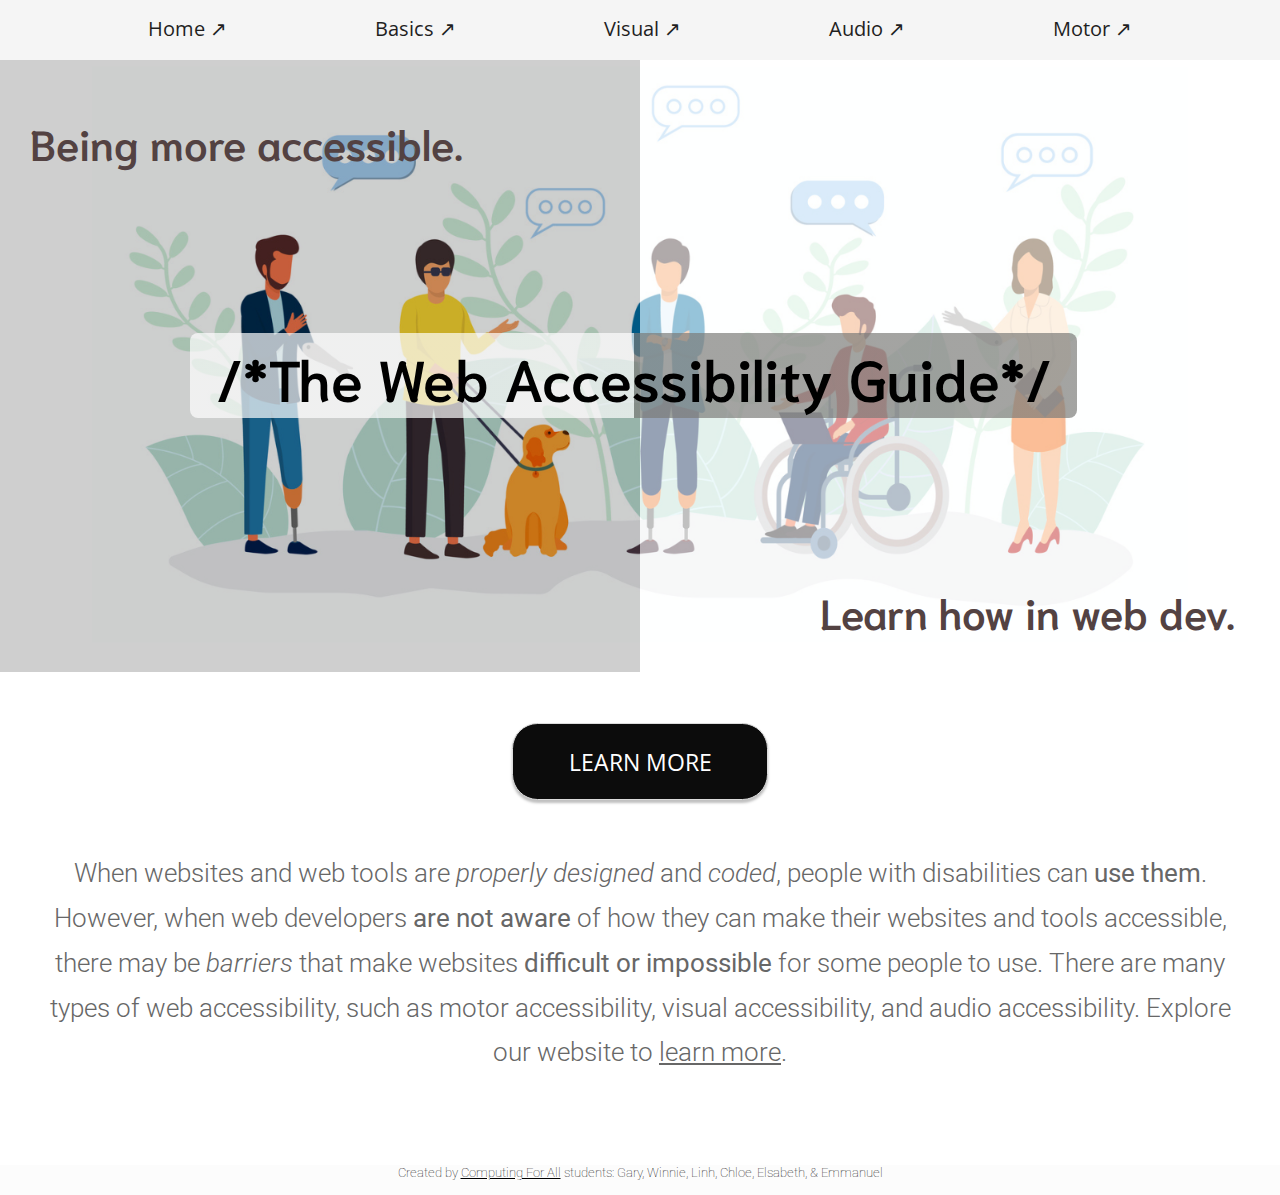
<file: index.html>
<!DOCTYPE html>
<html lang="en">
<head>
    <meta charset="UTF-8">
    <meta http-equiv="X-UA-Compatible" content="IE=edge">
    <meta name="viewport" content="width=device-width, initial-scale=1.0">
    <title>Home</title>
    <link rel="stylesheet" href="style.css" />
     
    <!--fonts -->
        <link href="https://fonts.googleapis.com/css?family=Open+Sans:semibold" rel="stylesheet">
        <link href='https://fonts.googleapis.com/css?family=Niramit' rel='stylesheet'>
        <link href='https://fonts.googleapis.com/css?family=Roboto:light' rel='stylesheet'>
        <link href="https://fonts.googleapis.com/css2?family=Open+Sans" rel="stylesheet">
        <link href="https://fonts.googleapis.com/css2?family=Arvo&family=Source+Sans+Pro&display=swap" rel="stylesheet">

</head>
<body>
    <header>
        <nav id="top-nav">
            <select id="top-nav-drop-down" class="hidden">
                <option class="top_nav_bar_text" value="Home">Home</option>
                <option class="top_nav_bar_text" value="Accessibility Basics">Accessibility Basics</option>
                <option class="top_nav_bar_text" value="Audio Accessibility">Audio Accessibility</option>
                <option class="top_nav_bar_text" value="Visual Accessibility">Visual Accessibility</option>
            </select>
            <li><a href="index.html">Home &#8599</a></li>
            <li><a href="basics.html">Basics &#8599</a></li>
            <li><a href="visual.html">Visual &#8599</a></li>
            <li><a href="audio.html">Audio &#8599</a></li>
            <li><a href="motor.html">Motor &#8599</a></li>
        </nav>
    </header>
    <main>
        <div id="accessibilityHeader">
            <div id="anotherContainer">
                <h1 id="firstLine">Being more accessible.</h1>
                <h1 id="title">/*The Web Accessibility Guide*/</h1>
                <h1 id="secondLine">Learn how in web dev.</h1>
                <div id="accessibilityImgContainer">
                        <img id="accessibilityImg" src="imgs/correct.png" alt="Image of all types of people, 
                ranging from different accessibility identities">
                </div>
            </div>

        </div>


        <div id="homePage_btn">
            <a href="visual.html"><button type="button" id="omePage_btn">LEARN MORE</button></a>
        </div>

        <div id="content">
            <p id="HomePageText">
                When websites and web tools are <i>properly designed</i> and <i>coded</i>, people with disabilities 
                can <strong>use them</strong>. However, when web developers <strong>are not aware</strong> of how they can make their websites 
                and tools accessible, there may be <i>barriers</i> that make websites <b>difficult or impossible</b> for some 
                people to use. There are many types of web accessibility, such as motor accessibility, visual 
                accessibility, and audio accessibility. Explore our website to <a href="visual.html"><u>learn more</u></a>.
            </p>
        </div>

        <footer>
            <p>Created by <a href="https://www.computingforall.org/"><u>Computing For All</u></a> students: Gary, Winnie, Linh, Chloe, Elsabeth, & Emmanuel </p>
        </footer>

    </main>

    <script src="article.js"></script>
</body>
</html>
</file>
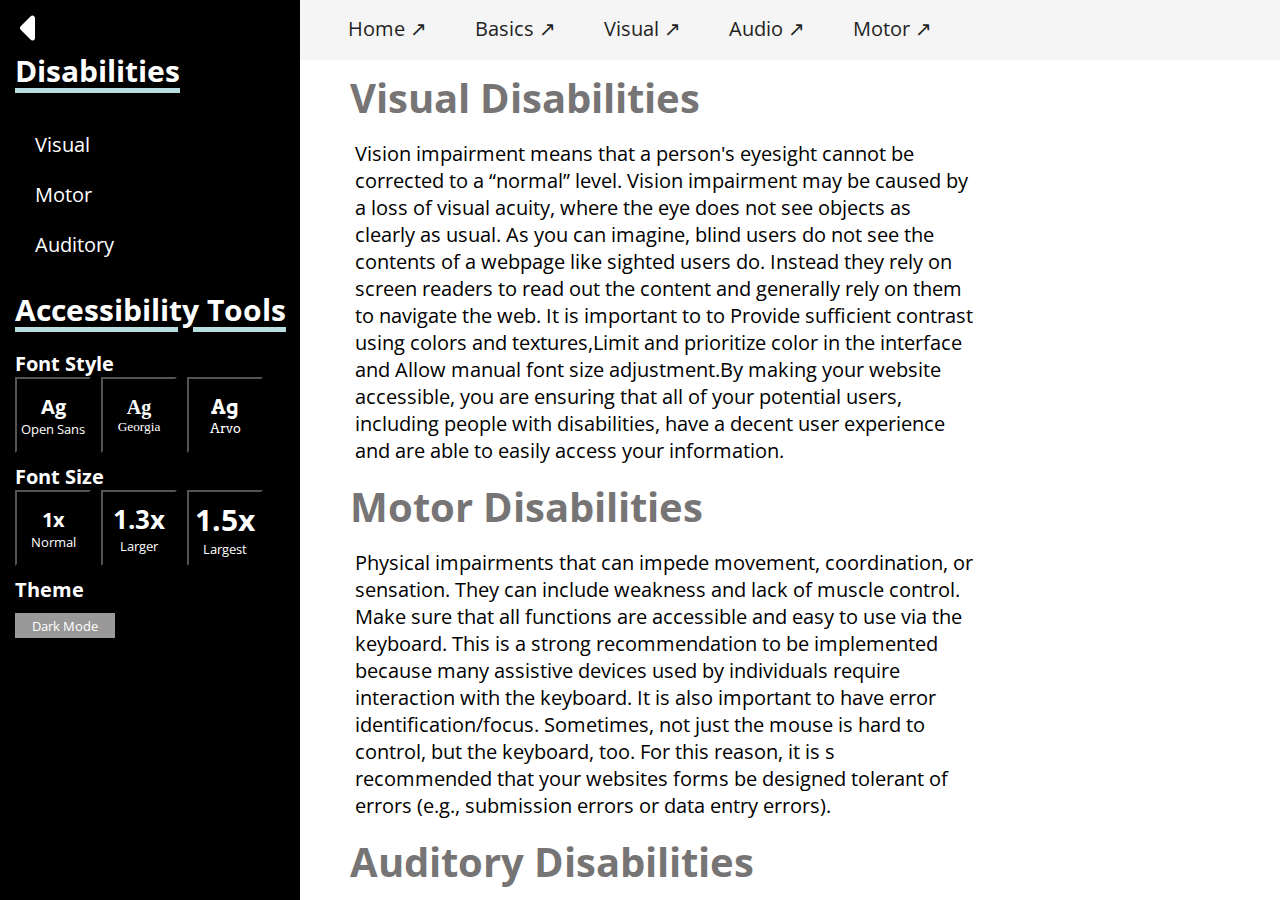
<file: basics.html>
<!DOCTYPE html>
<html>
    <head>
        <title> Accessibility Basics </title>
        <link rel="stylesheet" href="article.css" />
        <link rel="stylesheet" href="quiz.css" />
        <link rel="shortcut icon" type="image/jpg" href="imgs/logo.png"/>
        <link href="https://fonts.googleapis.com/css2?family=Open+Sans" rel="stylesheet">
        <link href="https://fonts.googleapis.com/css2?family=Arvo&family=Source+Sans+Pro&display=swap" rel="stylesheet">
    </head>
    <body>
        <header>
            <nav id="top-nav">
                <li><a href="index.html">Home &#8599</a></li>
                <li><a href="basics.html">Basics &#8599</a></li>
                <li><a href="visual.html">Visual &#8599</a></li>
                <li><a href="audio.html">Audio &#8599</a></li>
                <li><a href="motor.html">Motor &#8599</a></li>
            </nav>
        </header>

        <main>      
            <div id="side-nav-arrow">
                <svg fill="white" xmlns="http://www.w3.org/2000/svg" viewBox="0 0 256 512" height="40px"><!--! Font Awesome Pro 6.1.2 by @fontawesome - https://fontawesome.com License - https://fontawesome.com/license (Commercial License) Copyright 2022 Fonticons, Inc. --><path d="M137.4 406.6l-128-127.1C3.125 272.4 0 264.2 0 255.1s3.125-16.38 9.375-22.63l128-127.1c9.156-9.156 22.91-11.9 34.88-6.943S192 115.1 192 128v255.1c0 12.94-7.781 24.62-19.75 29.58S146.5 415.8 137.4 406.6z"/></svg>
            </div>

            <nav id="side-nav">
                <h4>Disabilities</h4>
                <ul>
                    <li><a href="#Visual">Visual</a></li>
                    <li><a href="#Motor">Motor</a></li>
                    <li><a href="#Auditory">Auditory</a></li>
                </ul>
                <br>
                <br>
                <h4>Accessibility Tools</h4>
                <div id="access-btns">
                    <h5>Font Style</h5>
                    <div id="font-family-btns">
                        <button id="open-sans-btn">
                            <h5>Ag</h5>
                            <p>Open Sans</p>
                        </button>
                        <button id="georgia-btn">
                            <h5>Ag</h5>
                            <p>Georgia</p>
                        </button>
                        <button id="arvo-btn">
                            <h5>Ag</h5>
                            <p>Arvo</p>
                        </button>
                    </div>

                    <h5>Font Size</h5>
                    <div id="font-size-btns">
                        <button id="font-small-btn">
                            <h5>1x</h5>
                            <p>Normal</p>
                        </button>
                        <button id="font-large-btn">
                            <h5>1.3x</h5>
                            <p>Larger</p>
                        </button>
                        <button id="font-largest-btn">
                            <h5>1.5x</h5>
                            <p>Largest</p>
                        </button>
                    </div>

                    <h5>Theme</h5>
                    <button class="mode_button_text" id="color-toggle-btn">Dark Mode</button>
                </div>
            </nav>
              
            <div id="content">
                <div id="disability">
                    <h3 id="Visual">Visual Disabilities</h3>
                    <p > 
                        Vision impairment means that a person's eyesight cannot be corrected to a “normal” level. Vision impairment may be caused by a loss of visual acuity, where the eye does not see objects as clearly as usual.
                         As you can imagine, blind users do not see the contents of a webpage like sighted users do. Instead they rely on screen readers to read out the content and generally rely on them to navigate the web.
                         It is important to to Provide sufficient contrast using colors and textures,Limit and prioritize color in the interface and Allow manual font size adjustment.By making your website accessible, you are ensuring that all of your potential users, including people with disabilities, have a decent user experience and are able to easily access your information.
                    </p>
    
                    <h3 id="Motor">Motor Disabilities</h3>
                    <p>
                        Physical impairments that can impede movement, coordination, or sensation. They can include weakness and lack of muscle control. 
                        Make sure that all functions are accessible and easy to use via the keyboard. This is a strong recommendation to be implemented because many assistive devices used by individuals require interaction with the keyboard. 
                        It is also important to have error identification/focus. Sometimes, not just the mouse is hard to control, but the keyboard, too. For this reason, it is s recommended that your websites forms be designed tolerant of errors (e.g., submission errors or data entry errors).
                    </p>
    
                    <h3 id="Auditory">Auditory Disabilities</h3>
                     <p>
                        Auditory processing disorder (APD) is a hearing problem.People with auditory processing disorder (APD) have a hard time hearing small sound differences in words
                        ​​Hearing aids, cochlear implants, and/or other devices, usually on the person, rather than on the computer.  Provide text transcripts of audio content. Provide captions synchronized with video content. Provide text transcripts of audio content. Provide captions synchronized with video content. 
                    </p>    
            </div>
            </div>
        </main>
        <script src="article.js"></script>
    </body>
</html>
</file>
<file: style.css>
*,
*::before,
*::after {
    padding: 0;
    margin: 0;
    box-sizing: border-box;
}

html {
    font-size: 10px;
    background-color: white;
    font-family: 'Open Sans', Arial, sans-serif;
}

a {
    all: unset;
}

/***** HEADER *****/

header {
    width: 100%;
    height: 6rem;
    padding-top: 1.5rem;
    background-color: #F5F5F5;
    position: fixed;
    z-index: 5;
}


/***** TOP NAV *****/

#top-nav {
    display: flex;
    justify-content: space-evenly;
    align-items: center;
    z-index: 5;
}

#top-nav select {
    width: 100px;
    height: 30px;
    font-size: 15px;
}

#top-nav ul {
    display: flex;
}

#top-nav li {
    list-style: none;
    font-size: 2rem;
    text-align: center;
    align-items: flex-start;
}

#top-nav li a {
    text-decoration: none;
    color: #1F1F1F;
}

#top-nav li:hover {
    text-decoration: underline;
    text-underline-offset: 20%;
    color: #000;
}


/***** MAIN *****/

body {
    margin: 0;
    padding: 0;
}

main {
    display: flex;
    flex-wrap: wrap;
    justify-content: center;
    align-items: center;
    height: 93vh;

}


/***** CONTENT SECTION *****/

/*Accessibility Banner*/

#accessibilityHeader {
    width: 100%;
}

#anotherContainer {
    width: 100%;
    position: relative;
}

#accessibilityImgContainer{
    width: auto;
    height: auto;
    order: 0;
}

#accessibilityImg {
    display: block;
    width: 100%;
    height: 100%;
    margin-left: auto;
    margin-right: auto;

}



#accessibilityHeader h1 {
    font-family: 'Niramit', sans-serif;
    font-style: normal;
    font-weight: 600;
    line-height: 83px;
}


#firstLine {
    color: #534242;
    position: absolute;
    font-size: 3.3vw;
    left: 30px;
    /*!*/top: 100px;
    

    /* identical to box height */
    text-align: center;
}

#secondLine {
    color: #534242;
    position: absolute;
    font-size: 3.3vw;
    right: 45px;
    bottom: 20px;
    text-align: center;
}


#title {
    border-radius: 8px;
    color:rgb(0, 0, 0);
    background: linear-gradient(to right, rgba(255, 255, 255, 0.69) 50%, rgba(123, 123, 120, 0.69) 50%);
    position: absolute;
    font-size: 4.5vw;
    left: 190px;
    /*!*/top: 26vmax;
    padding-left: 2vw;
    padding-right: 2vw;
    padding-top: 0.1vw;
    padding-bottom: 0.1vw;
    
}

/*Button -> Articles*/

#homePage_btn button{
    margin: 4vw;
    padding-right: 10px;
    padding-left: 10px;
    
    /**Position**/
    text-align: center;


    /**Size**/
    width: 20vw;
    height: 6vw;

    /**Decorate**/
    background: #0c0c0c;
    border: 0.1vmax solid #DCDCDC;
    box-shadow: 0px 0.2vmax 0.2vmax rgba(0, 0, 0, 0.25);
    border-radius: 2vmax;
    box-sizing: border-box;

    /**Font Details**/
    font-family:'Open Sans', sans-serif;
    font-weight: semibold;
    font-size: 1.8vmax;
    color: white;
}


#homePage_btn button:hover {
    background: rgba(0, 0, 0, 0.25);
}


/* Introduction Text */
#content{
    align-items: flex-end;
    margin-left: 3vw;
    margin-right: 3vw;
    padding-bottom: 10vh;

}

#HomePageText {
    /**Decoration**/
    font-family: 'Roboto';
    font-weight: 300;
    font-size: 2vmax;
    line-height: 3.5vw;
    text-align: center;
    color: #676767;
}


/* TABLES and Below*/
@media only screen and (max-device-width : 1024px) {
    #content {
        margin: 0;
        margin-top: 6vh;
        padding: 5rem;
        width: 100%;
    }

    html {
        font-size: 20px;
    }

    #color-toggle-btn {
        font-size: 1.5rem;
    }

    #top-nav {
        padding-left: 3rem;
        padding-right: 0rem;
    }
}


/*Other*/

.hidden {
    display: none !important;
}


footer {
    font-family: 'Roboto';
    font-weight: 100;
    font-size: 1vmax;
    left: 0;
    width: 100%;
    height: 30px;
    background-color: rgba(250, 250, 250, 0.69);
    color: rgb(0, 0, 0);
    text-align: center; 
}
</file>
<file: article.css>
*,
*::before,
*::after {
    padding: 0;
    margin: 0;
    box-sizing: border-box;
}

html {
    font-size: 10px;
    background-color: white;
    font-family: 'Open Sans', Arial, sans-serif;
}

a {
    all: unset;
}

.flex-container {
    display: flex;
}

/***** HEADER *****/

header {
    width: 100%;
    height: 6rem;
    padding-top: 1.5rem;
    background-color: #F5F5F5;
    position: fixed;
}

/***** TOP NAV *****/

#top-nav {
    display: flex;
    justify-content: space-evenly;
    align-items: center;
    padding-left: 30rem;
    padding-right: 30rem;
    z-index: 5;
}

#top-nav select {
    width: 100px;
    height: 30px;
    font-size: 15px;
}

#top-nav ul {
    display: flex;
}

#top-nav li {
    list-style: none;
    font-size: 2rem;
    text-align: center;
    align-items: flex-start;
}

#top-nav li a {
    text-decoration: none;
    color: #1F1F1F;
}

#top-nav li:hover {
    text-decoration: underline;
    text-underline-offset: 20%;
    color: #000;
}

/***** MAIN *****/

body {
    margin: 0;
    padding: 0;
}

main {
    display: flex;
    height: 94vh;
}

#content h2 {
    color: #767474;
}

/***** SIDE NAV *****/

#side-nav {
    display: flex;
    flex-direction: column;
    justify-content: flex-start;
    align-items: left;
    width: 300px;
    background-color: #000000;
    height: 100%;
    z-index: 99;
    padding-top: 50px;
    color: #ffffff;
    padding-left: 1.5rem;
    position: fixed;
    overflow: auto;
}

#side-nav h4 {
    text-decoration: underline #B8DEE0 5px;
    text-underline-offset: 20%;
}

#side-nav ul li {
    list-style: none;
    margin: 2rem 0;
    height: 3rem;
    padding-left: 2rem;
    padding-top: 2rem;
}

#side-nav ul li:hover {
    /* border: solid #C1F4FF;
    border-width: 0 0 0 3px; */
    font-weight: bold;
    text-decoration: underline;
    text-underline-offset: 30%;
    color: #b8dee0;
} 

#side-nav ul li a {
    font-size: 2rem;
    text-decoration: none;
}

#side-nav-arrow {
    position: fixed;
    z-index: 1000;
    padding-left: 2rem;
    margin-top: 0.8rem;
}


#color-toggle-btn {
    width: 10rem;
    height: 2.5rem;
    background-color: rgb(153, 153, 153);
    color: #ffffff;
    border: none;
    margin-top: 1rem;
    font-family: 'Open Sans', Arial, sans-serif;
}

#color-toggle-btn:hover {
    background-color: #1F1F1F;
    border-radius: 5px;
}


#access-btns {
    display: flex;
    flex-direction: column;
    align-items: flex-start;
    margin-top: 2rem;
}

#font-family-btns, #font-size-btns {
    display: flex;
    flex-direction: row;
}

#font-family-btns button, #font-size-btns button {
    height: 7.6rem;
    width: 7.6rem;
    margin-right: 1rem;
    margin-bottom: 1rem;
}

#open-sans-btn {
    font-family: 'Open Sans', Arial, sans-serif;
}

#georgia-btn {
    font-family: Georgia, serif;
}

#arvo-btn {
    font-family: 'Arvo';
}

#font-small-btn, #font-large-btn, #font-largest-btn {
    font-family: 'Open Sans', Arial, sans-serif;
    background-color: #000;
    color: #ffffff;
}

#font-small-btn:hover, #font-large-btn:hover, #font-largest-btn:hover {
    background-color: #1F1F1F;
    border-radius: 5px;
}

#open-sans-btn, #georgia-btn, #arvo-btn {
    background-color: #000;
    color: white;
}

#open-sans-btn:hover, #georgia-btn:hover, #arvo-btn:hover {
    background-color: #1F1F1F;
    border-radius: 5px;
}

#font-large-btn h5{
    font-size: 2.6rem;
}

#font-largest-btn h5 {
    font-size: 3rem;
}

/***** CONTENT SECTION *****/

#content {
    padding: 7rem 30rem 5rem 5rem;
    margin: 0rem 0rem 0rem 30rem;
    height: 100vh;
    overflow-y: scroll;
    overflow-x: hidden;
    scroll-behavior: smooth;
    color: black;
    width: 100%;
    margin-left: 300px;
}

#content h2 {
    font-size: 8rem;
}

#content p {
    font-size: 2rem;
    padding: 1.5rem 0.5rem;
}

#content li {
    font-size: 1.75rem;
    padding-left: 10px;
    padding-bottom: 1rem;
}

#content ul {
    padding-left: 25px;
    padding-bottom: 1rem;
}

#content strong {
    font-size: 2.5rem;
}

figcaption {
    background-color: #dbd7d7;
    width: 80%;
    font-size: 1.5rem;
    padding: 1.5rem;
}

#transcript-example {
    width: 80%;
    background-color: #F5F5F5;
}

#transcript-example h5 {
    color: #b8dee0;
}

/***** FONTS AND HEADERS *****/

h3 {
    font-size: 4rem;
}

#content h3 {
    color: #767474;
}

h4 {
    font-size: 3rem;
}

h5 {
    font-size: 2rem;
}

a, a:visted, a:hover, a:active {
    color: inherit;
}

span {
    background-color: #B8DEE0;
    text-decoration: underline dotted;
    text-underline-offset: 2px;
}

/***** ETC *****/

.hidden {
    display: none !important;
}


/***** SCROLL BAR *****/
::-webkit-scrollbar {
    width: 10px;
  }

::-webkit-scrollbar-track {
    background: #f1f1f1;
    border-radius: 100px;
}

::-webkit-scrollbar-thumb {
    background: #888;
    border-radius: 100px;
}

::-webkit-scrollbar-thumb:hover {
    background: #555;
}

/* TABLES and Below*/
@media only screen and (max-device-width : 1024px) {
    #content {
        margin: 0;
        margin-top: 6vh;
        padding: 5rem;
        width: 100%;
    }

    #content h2 {
        font-size: 12vw;
    }

    #side-nav {
        width: 600px;
    }

    html {
        font-size: 20px;
    }

    #color-toggle-btn {
        font-size: 1.5rem;
    }

    #top-nav {
        padding-left: 3rem;
        padding-right: 0rem;
    }

    #side-nav-arrow {
        margin-top: 2rem;
    }

    #side-nav {
        padding-top: 100px;
    }
}
</file>
<file: quiz.css>
.quiz-button.correct {
    background-color: #50C878;
}

.quiz-button.wrong {
    background-color: #FA5F55;
}

#results {
  width: 20%;
  height: 5rem;
  border-radius: 5px;
  background-color: #F5F5F5;
  padding: 10px;
  box-sizing: border-box;
  box-shadow: rgba(0, 0, 0, 0.16) 0px 3px 6px, rgba(0, 0, 0, 0.23) 0px 3px 6px;
  display: flex;
  justify-content: center;
  align-items: center;
  font-size: 10px;
  margin-right: 30px;
  color: black;
}

#get-results-button{
  font-size: 20px;
  background-color: #297;
  color: #fff;
  border: 1px;
  border-radius: 10px;
  padding: 20px;
  cursor: pointer;
  margin-bottom: 20px;
}

#get-results-button:hover{
background-color: #3a8;
}

.button-container {
    min-width: 300px;
    display: flex;
    flex-direction: column;
    transition: 300ms ease;
}

#refresh-button {
    width: 20%;
    height: 5rem;
    border-radius: 5px;
    background-color: #3a8;
    padding: 10px;
    border: none;
    box-sizing: border-box;
    box-shadow: rgba(0, 0, 0, 0.16) 0px 3px 6px, rgba(0, 0, 0, 0.23) 0px 3px 6px;
}

.multiple-choice-container {
  height: 200vh;
  width: 100vw;
  display: flex;
  flex-direction: column;
  align-items: center;
  justify-content: center;
  scroll-snap-align: start;
  margin-top: 200px;
  margin-bottom: 500px;
}

.quiz-button {
    padding: 10px 20px;
    max-width: 500px;
    border-radius: 10px;
    border: none;
    margin: 5px;
    transition: 200ms;
    display: flex;
    cursor: pointer;
    box-shadow: rgba(0, 0, 0, 0.15) 2.4px 2.4px 3.2px;
    transition: 300ms ease;
}

.quiz-button-text {
  font-size: 1.4rem;
}

.quiz-button:first-child {
    transition: 300ms ease;
}

.quiz-button h1:nth-child(2) {
    margin-left: auto;
    transition: 300ms ease;

}

.quiz-container {
    display: flex;
    flex-direction: column;
    align-items: center;
    overflow-y: scroll;
    overflow-x: hidden;
    /*width: calc(100vw - 300px);*/
    scroll-snap-type: y mandatory;
    scroll-snap-points-y: repeat(100vh);
    height: 500px;
}

.quiz-container > section {
    flex: 1;
}
  

a {
  text-decoration: none;
}

/* ===== Scrollbar CSS ===== */
  /* Firefox */
  *{
    scrollbar-width: auto;
    scrollbar-color: #8f54a0 #ffffff;
  }

  /* Chrome, Edge, and Safari */
  *::-webkit-scrollbar {
    width: 16px;
  }

  *::-webkit-scrollbar-track {
    background: #ffffff;
  }

  *::-webkit-scrollbar-thumb {
    background-color: #8f54a0;
    border-radius: 10px;
    border: 3px solid #ffffff;
  }

  button:hover {
    transition: 200ms;
    transform: scale(1.2);
}



@media (orientation: portrait) {

}

@media (orientation: landscape) {
    
}

@media only screen and (max-device-width : 1024px) {
    .quiz-container {
        margin: 0;
        margin-top: 6vh;
        padding: 5rem;
        width: 100%;
        min-width: 2000px;
    }
}
</file>
